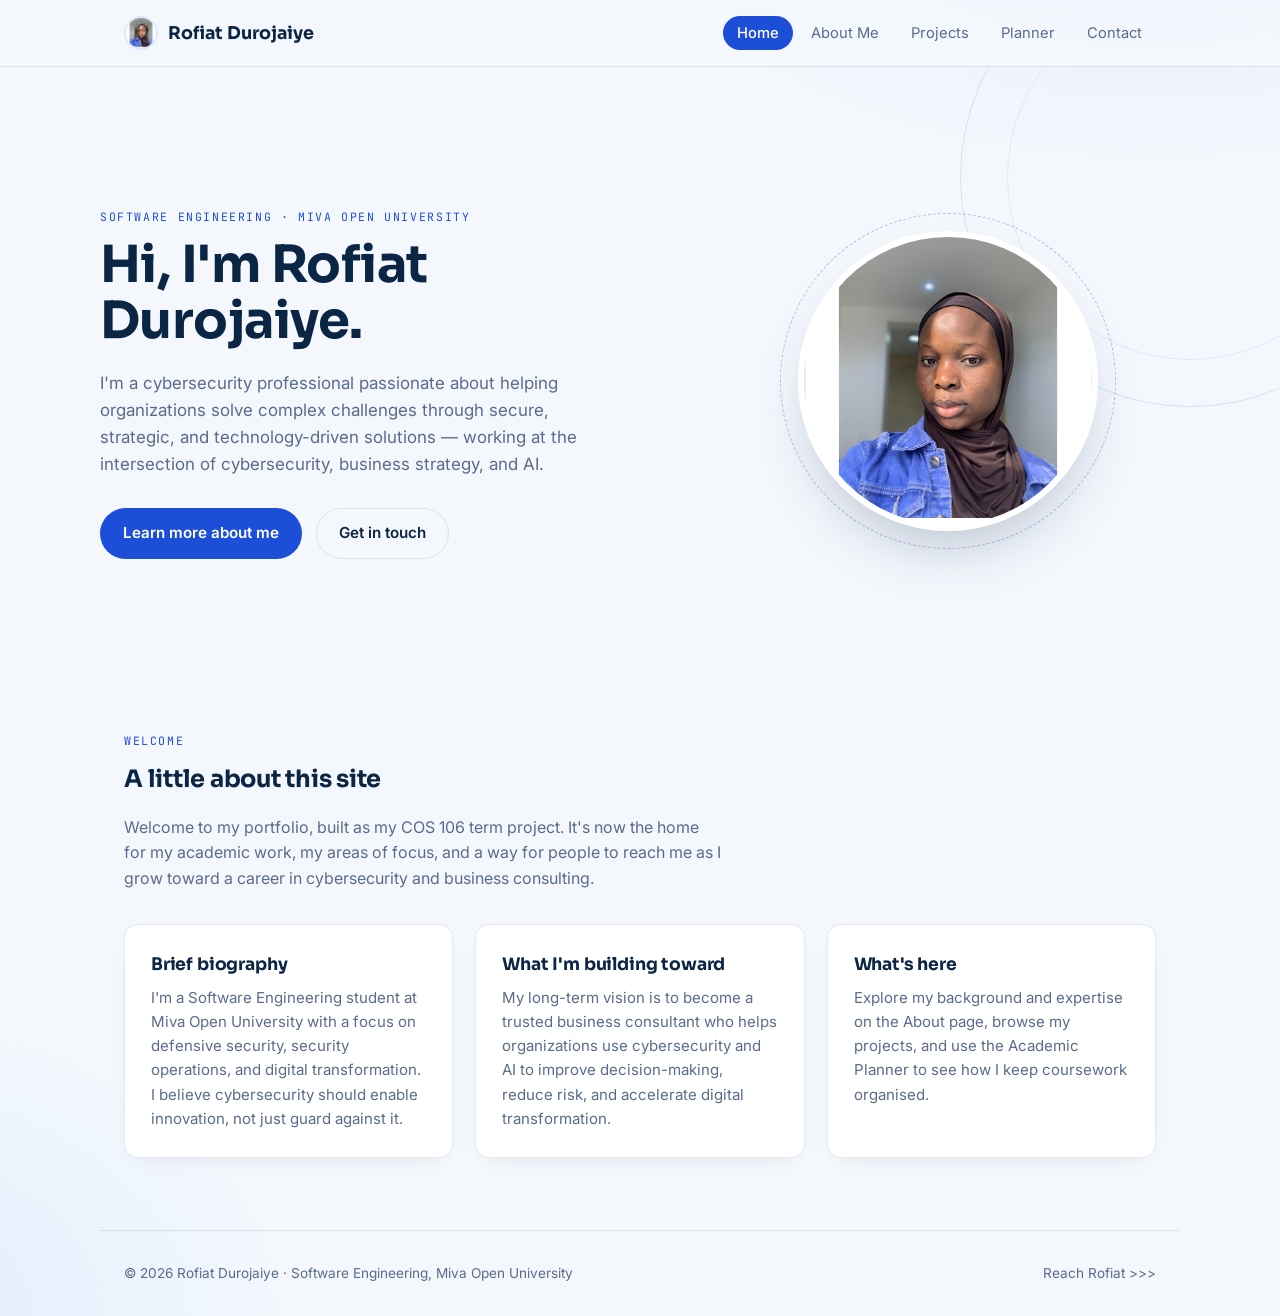
<file: index.html>
<!DOCTYPE html>
<html lang="en">
<head>
  <meta charset="UTF-8">
  <meta name="viewport" content="width=device-width, initial-scale=1.0">
  <title>Rofiat Durojaiye — Cybersecurity &amp; Business Strategy Portfolio</title>
  <meta name="description" content="Academic portfolio of Rofiat Durojaiye, Software Engineering student at Miva Open University, focused on Cybersecurity, Business Strategy, and AI.">
  <link rel="stylesheet" href="style.css">
</head>
<body>

  <header class="site-header">
    <nav class="nav">
      <a href="index.html" class="nav-brand"><img src="rofiat.png" alt="" class="avatar">Rofiat Durojaiye</a>
      <button class="nav-toggle" aria-label="Toggle menu" aria-expanded="false">☰</button>
      <ul class="nav-links">
        <li><a href="index.html" class="active">Home</a></li>
        <li><a href="about.html">About Me</a></li>
        <li><a href="projects.html">Projects</a></li>
        <li><a href="planner.html">Planner</a></li>
        <li><a href="contact.html">Contact</a></li>
      </ul>
    </nav>
  </header>

  <main>
    <section class="page-hero">
      <div class="arc-motif"></div>
      <div class="wrap home-hero">
        <div class="home-hero-copy">
          <span class="eyebrow-line">Software Engineering · Miva Open University</span>
          <h1>Hi, I'm Rofiat Durojaiye.</h1>
          <p class="lede">
            I'm a cybersecurity professional passionate about helping organizations solve
            complex challenges through secure, strategic, and technology-driven solutions —
            working at the intersection of cybersecurity, business strategy, and AI.
          </p>
          <div class="cta-row">
            <a href="about.html" class="btn btn-primary">Learn more about me</a>
            <a href="contact.html" class="btn btn-ghost">Get in touch</a>
          </div>
        </div>
        <div class="hero-portrait">
          <div class="ring"></div>
          <div class="frame">
            <img src="rofiat.png" alt="Portrait of Rofiat Durojaiye">
          </div>
        </div>
      </div>
    </section>

    <section class="section-tight">
      <div class="wrap">
        <div class="section-head">
          <span class="eyebrow">Welcome</span>
          <h2>A little about this site</h2>
          <p>
            Welcome to my portfolio, built as my COS 106 term project. It's now the home for
            my academic work, my areas of focus, and a way for people to reach me as I grow
            toward a career in cybersecurity and business consulting.
          </p>
        </div>

        <div class="grid grid-3">
          <div class="card">
            <h3>Brief biography</h3>
            <p>
              I'm a Software Engineering student at Miva Open University with a focus on
              defensive security, security operations, and digital transformation. I believe
              cybersecurity should enable innovation, not just guard against it.
            </p>
          </div>
          <div class="card">
            <h3>What I'm building toward</h3>
            <p>
              My long-term vision is to become a trusted business consultant who helps
              organizations use cybersecurity and AI to improve decision-making, reduce risk,
              and accelerate digital transformation.
            </p>
          </div>
          <div class="card">
            <h3>What's here</h3>
            <p>
              Explore my background and expertise on the About page, browse my projects, and
              use the Academic Planner to see how I keep coursework organised.
            </p>
          </div>
        </div>
      </div>
    </section>
  </main>

  <footer class="site-footer">
    <span>© 2026 Rofiat Durojaiye · Software Engineering, Miva Open University</span>
    <span><a href="contact.html">Reach Rofiat >>> </a></span>
  </footer>

  <script src="main.js"></script>
</body>
</html>
</file>
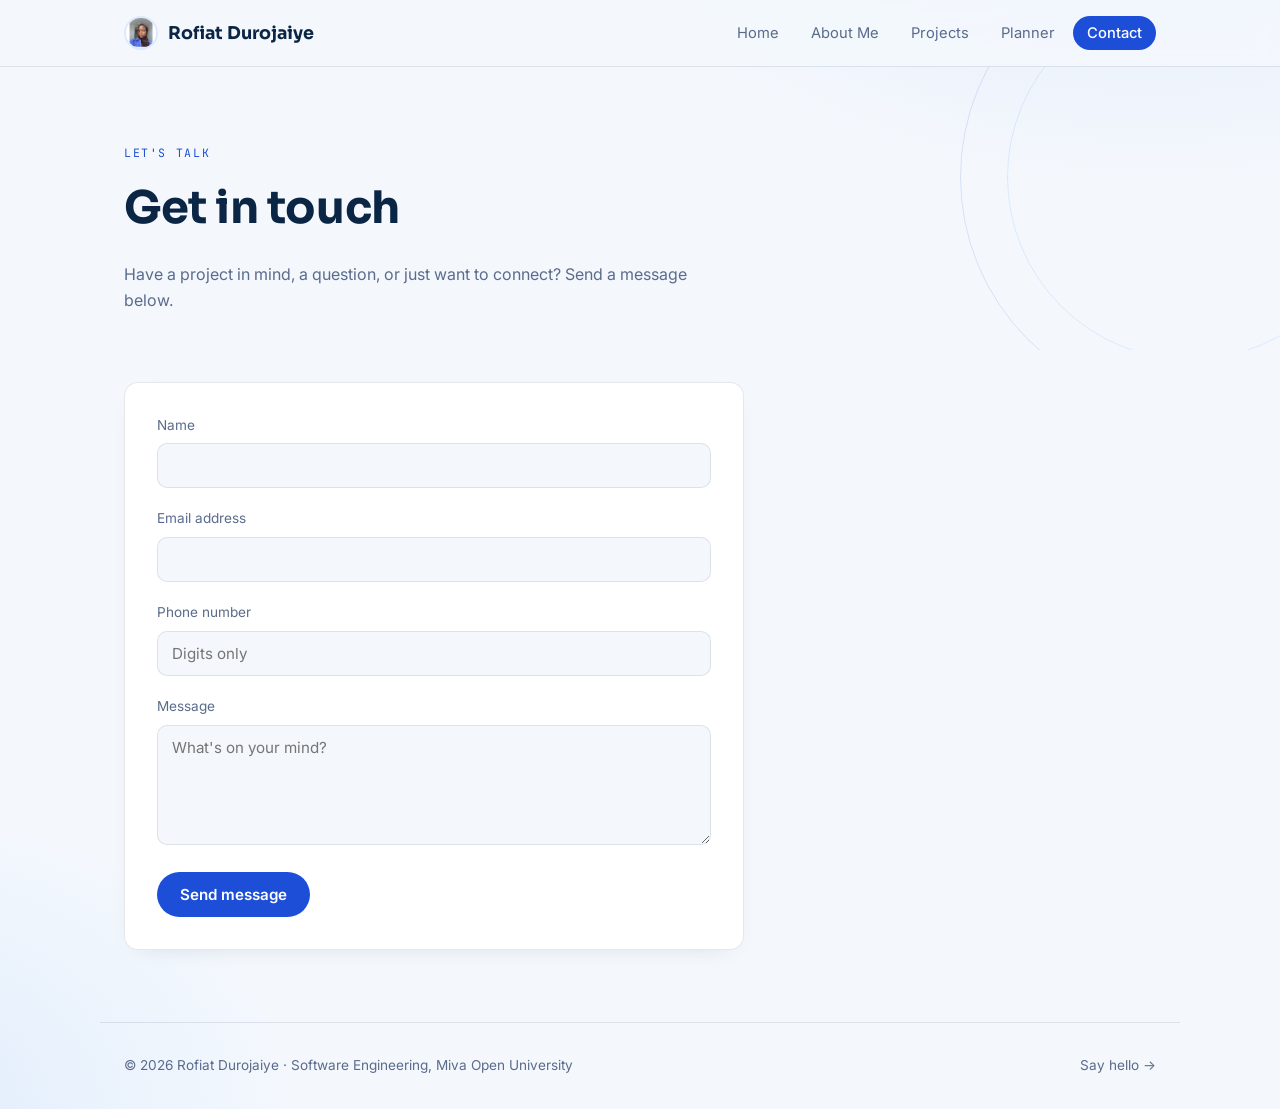
<file: contact.html>
<!DOCTYPE html>
<html lang="en">
<head>
  <meta charset="UTF-8">
  <meta name="viewport" content="width=device-width, initial-scale=1.0">
  <title>Contact — Rofiat Durojaiye</title>
  <link rel="stylesheet" href="style.css">
</head>
<body>

  <header class="site-header">
    <nav class="nav">
      <a href="index.html" class="nav-brand"><img src="rofiat.png" alt="" class="avatar">Rofiat Durojaiye</a>
      <button class="nav-toggle" aria-label="Toggle menu" aria-expanded="false">☰</button>
      <ul class="nav-links">
        <li><a href="index.html">Home</a></li>
        <li><a href="about.html">About Me</a></li>
        <li><a href="projects.html">Projects</a></li>
        <li><a href="planner.html">Planner</a></li>
        <li><a href="contact.html" class="active">Contact</a></li>
      </ul>
    </nav>
  </header>

  <main>
    <section class="page-hero" style="padding-bottom: 20px;">
      <div class="arc-motif"></div>
      <div class="wrap">
        <span class="eyebrow-line">Let's talk</span>
        <h1 style="font-size: clamp(2rem, 4vw, 2.8rem);">Get in touch</h1>
        <p style="color: var(--text-muted); max-width: 60ch;">
          Have a project in mind, a question, or just want to connect? Send a message below.
        </p>
      </div>
    </section>

    <section class="section-tight">
      <div class="wrap">
        <form id="contact-form" class="form-card" novalidate>

          <div class="field">
            <label for="name">Name</label>
            <input type="text" id="name" name="name">
            <span class="error" id="name-error"></span>
          </div>

          <div class="field">
            <label for="email">Email address</label>
            <input type="email" id="email" name="email">
            <span class="error" id="email-error"></span>
          </div>

          <div class="field">
            <label for="phone">Phone number</label>
            <input type="tel" id="phone" name="phone" placeholder="Digits only">
            <span class="error" id="phone-error"></span>
          </div>

          <div class="field">
            <label for="message">Message</label>
            <textarea id="message" name="message" placeholder="What's on your mind?"></textarea>
            <span class="error" id="message-error"></span>
          </div>

          <button type="submit" class="btn btn-primary">Send message</button>

          <div class="form-status" id="form-status"></div>
        </form>
      </div>
    </section>
  </main>

  <footer class="site-footer">
    <span>© 2026 Rofiat Durojaiye · Software Engineering, Miva Open University</span>
    <span><a href="contact.html">Say hello →</a></span>
  </footer>

  <script src="main.js"></script>
  <script src="contact.js"></script>
</body>
</html>
</file>
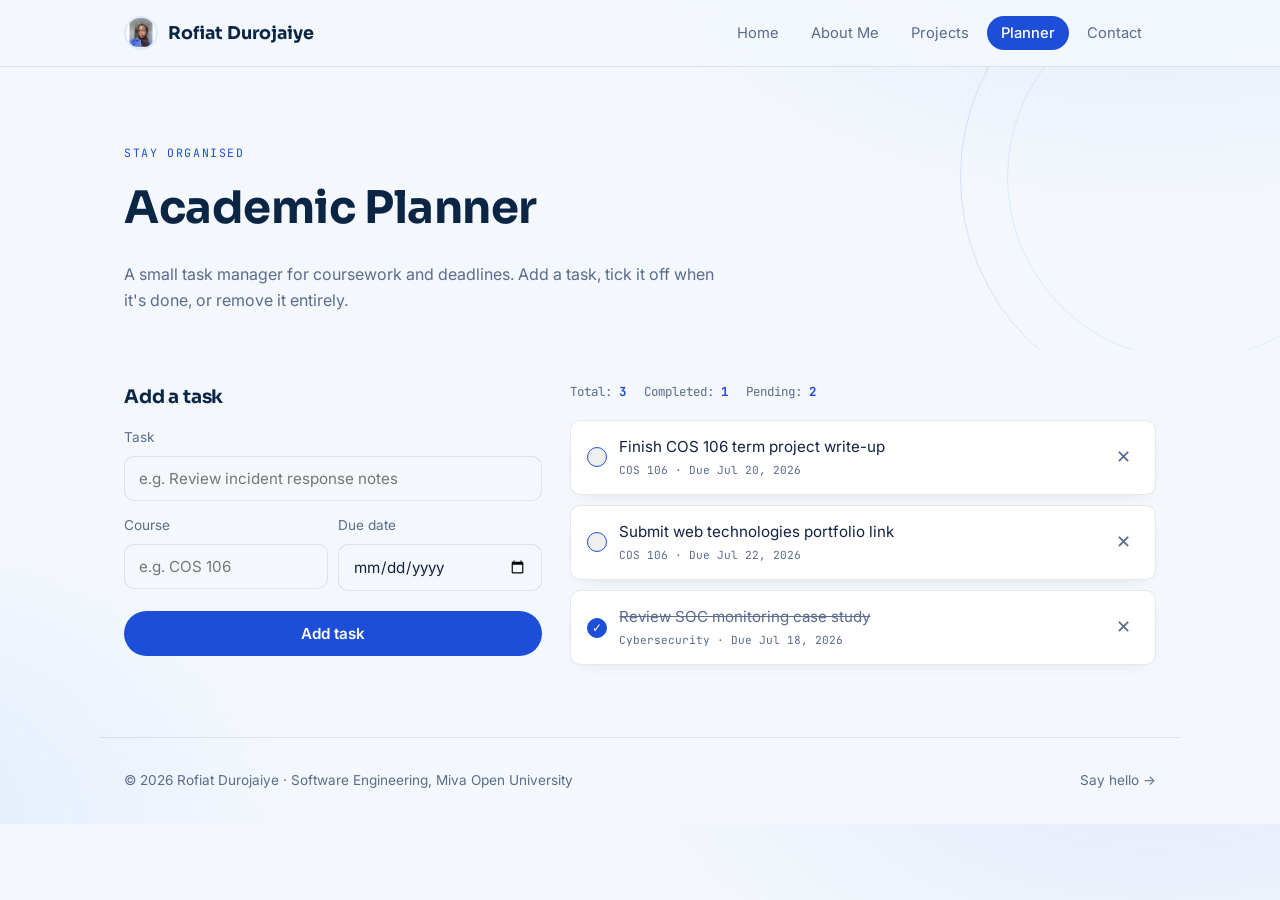
<file: planner.html>
<!DOCTYPE html>
<html lang="en">
<head>
  <meta charset="UTF-8">
  <meta name="viewport" content="width=device-width, initial-scale=1.0">
  <title>Academic Planner — Rofiat Durojaiye</title>
  <link rel="stylesheet" href="style.css">
</head>
<body>

  <header class="site-header">
    <nav class="nav">
      <a href="index.html" class="nav-brand"><img src="rofiat.png" alt="" class="avatar">Rofiat Durojaiye</a>
      <button class="nav-toggle" aria-label="Toggle menu" aria-expanded="false">☰</button>
      <ul class="nav-links">
        <li><a href="index.html">Home</a></li>
        <li><a href="about.html">About Me</a></li>
        <li><a href="projects.html">Projects</a></li>
        <li><a href="planner.html" class="active">Planner</a></li>
        <li><a href="contact.html">Contact</a></li>
      </ul>
    </nav>
  </header>

  <main>
    <section class="page-hero" style="padding-bottom: 20px;">
      <div class="arc-motif"></div>
      <div class="wrap">
        <span class="eyebrow-line">Stay organised</span>
        <h1 style="font-size: clamp(2rem, 4vw, 2.8rem);">Academic Planner</h1>
        <p style="color: var(--text-muted); max-width: 60ch;">
          A small task manager for coursework and deadlines. Add a task, tick it off when it's
          done, or remove it entirely.
        </p>
      </div>
    </section>

    <section class="section-tight">
      <div class="wrap planner-shell">

        <div>
          <h3 style="margin-bottom: 16px;">Add a task</h3>
          <form id="task-form" class="planner-form">
            <div class="field" style="margin-bottom:0;">
              <label for="task-title">Task</label>
              <input type="text" id="task-title" placeholder="e.g. Review incident response notes" required>
            </div>
            <div class="row">
              <div class="field" style="margin-bottom:0; flex:1;">
                <label for="task-course">Course</label>
                <input type="text" id="task-course" placeholder="e.g. COS 106">
              </div>
              <div class="field" style="margin-bottom:0; flex:1;">
                <label for="task-due">Due date</label>
                <input type="date" id="task-due">
              </div>
            </div>
            <button type="submit" class="btn btn-primary" style="justify-content:center; margin-top:6px;">Add task</button>
          </form>
        </div>

        <div>
          <div class="planner-stats">
            <span>Total: <strong id="stat-total">0</strong></span>
            <span>Completed: <strong id="stat-done">0</strong></span>
            <span>Pending: <strong id="stat-pending">0</strong></span>
          </div>
          <ul class="task-list" id="task-list"></ul>
          <div class="empty-state" id="empty-state" style="display:none;">
            No tasks yet — add your first one to get started.
          </div>
        </div>

      </div>
    </section>
  </main>

  <footer class="site-footer">
    <span>© 2026 Rofiat Durojaiye · Software Engineering, Miva Open University</span>
    <span><a href="contact.html">Say hello →</a></span>
  </footer>

  <script src="main.js"></script>
  <script src="planner.js"></script>
</body>
</html>
</file>
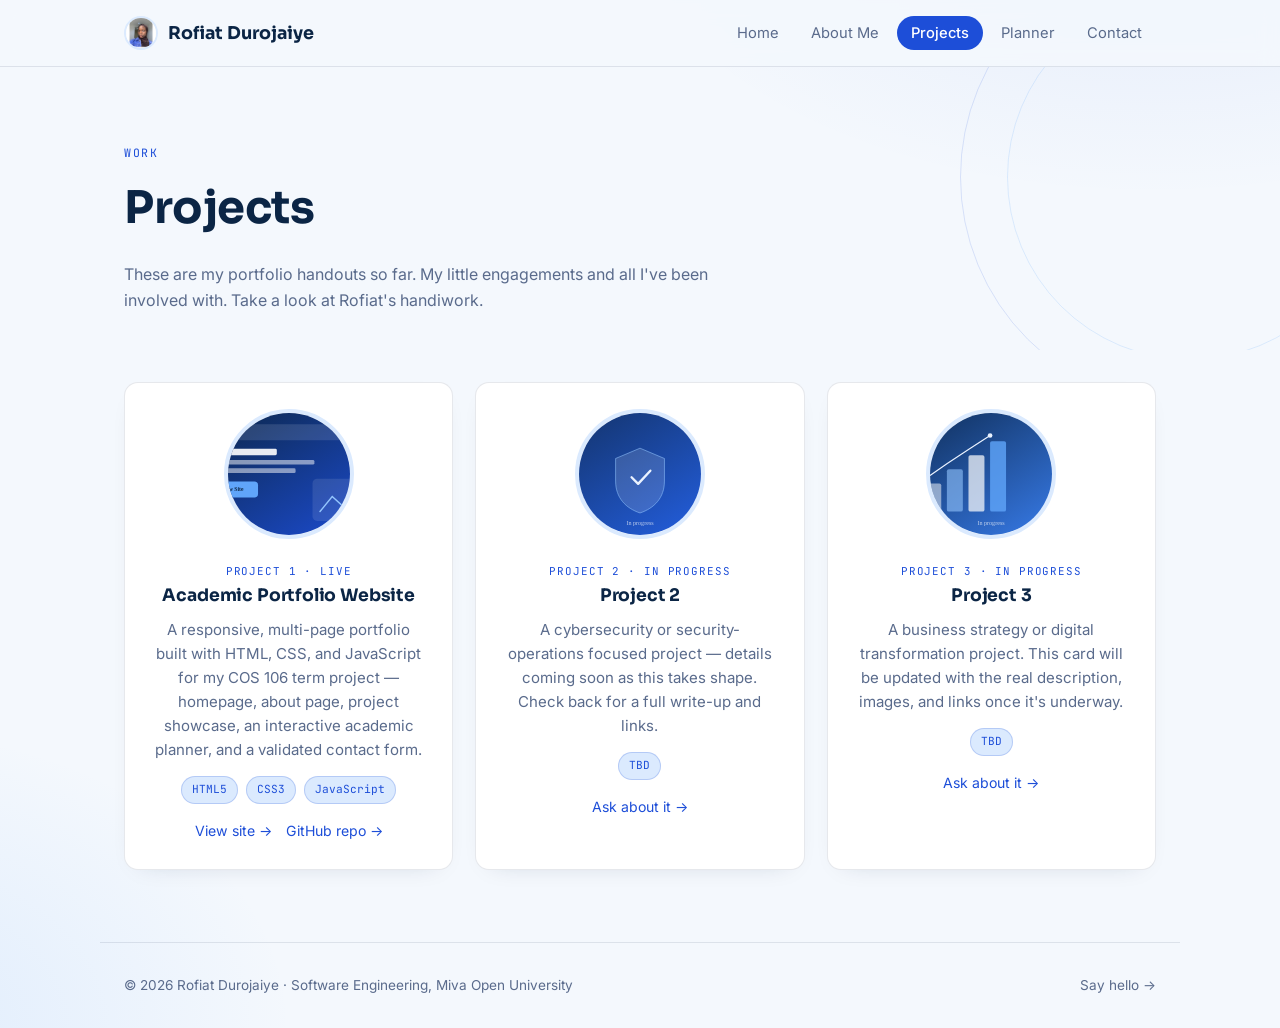
<file: projects.html>
<!DOCTYPE html>
<html lang="en">
<head>
  <meta charset="UTF-8">
  <meta name="viewport" content="width=device-width, initial-scale=1.0">
  <title>Projects — Rofiat Durojaiye</title>
  <link rel="stylesheet" href="style.css">
</head>
<body>

  <header class="site-header">
    <nav class="nav">
      <a href="index.html" class="nav-brand"><img src="rofiat.png" alt="" class="avatar">Rofiat Durojaiye</a>
      <button class="nav-toggle" aria-label="Toggle menu" aria-expanded="false">☰</button>
      <ul class="nav-links">
        <li><a href="index.html">Home</a></li>
        <li><a href="about.html">About Me</a></li>
        <li><a href="projects.html" class="active">Projects</a></li>
        <li><a href="planner.html">Planner</a></li>
        <li><a href="contact.html">Contact</a></li>
      </ul>
    </nav>
  </header>

  <main>
    <section class="page-hero" style="padding-bottom: 20px;">
      <div class="arc-motif"></div>
      <div class="wrap">
        <span class="eyebrow-line">Work</span>
        <h1 style="font-size: clamp(2rem, 4vw, 2.8rem);">Projects</h1>
        <p style="color: var(--text-muted); max-width: 60ch;">
          These are my portfolio handouts so far. My little engagements and all I've been involved with. Take a look at Rofiat's handiwork.
        </p>
      </div>
    </section>

    <section class="section-tight">
      <div class="wrap grid grid-3">

        <article class="card project-card">
          <div class="thumb"><img src="project1.svg" alt="Preview graphic for the student portfolio website project"></div>
          <span class="status">Project 1 · Live</span>
          <h3>Academic Portfolio Website</h3>
          <p>
            A responsive, multi-page portfolio built with HTML, CSS, and JavaScript for my
            COS 106 term project — homepage, about page, project showcase, an interactive
            academic planner, and a validated contact form.
          </p>
          <div class="tag-row" style="justify-content:center;">
            <span class="tag">HTML5</span>
            <span class="tag">CSS3</span>
            <span class="tag">JavaScript</span>
          </div>
          <div class="links">
            <a href="index.html">View site →</a>
            <a href="https://github.com/" target="_blank" rel="noopener">GitHub repo →</a>
          </div>
        </article>

        <article class="card project-card">
          <div class="thumb"><img src="project2.svg" alt="Placeholder graphic for project two"></div>
          <span class="status">Project 2 · In progress</span>
          <h3>Project 2</h3>
          <p>
            A cybersecurity or security-operations focused project — details coming soon as
            this takes shape. Check back for a full write-up and links.
          </p>
          <div class="tag-row" style="justify-content:center;">
            <span class="tag">TBD</span>
          </div>
          <div class="links">
            <a href="contact.html">Ask about it →</a>
          </div>
        </article>

        <article class="card project-card">
          <div class="thumb"><img src="project3.svg" alt="Placeholder graphic for project three"></div>
          <span class="status">Project 3 · In progress</span>
          <h3>Project 3</h3>
          <p>
            A business strategy or digital transformation project. This card will be updated
            with the real description, images, and links once it's underway.
          </p>
          <div class="tag-row" style="justify-content:center;">
            <span class="tag">TBD</span>
          </div>
          <div class="links">
            <a href="contact.html">Ask about it →</a>
          </div>
        </article>

      </div>
    </section>
  </main>

  <footer class="site-footer">
    <span>© 2026 Rofiat Durojaiye · Software Engineering, Miva Open University</span>
    <span><a href="contact.html">Say hello →</a></span>
  </footer>

  <script src="main.js"></script>
</body>
</html>
</file>
<file: style.css>
/* ============================================
   Rofiat Durojaiye — Academic Portfolio
   Design tokens
   ============================================ */
@import url('https://fonts.googleapis.com/css2?family=Sora:wght@400;600;700&family=Inter:wght@400;500;600&family=JetBrains+Mono:wght@400;500&display=swap');

:root {
  --bg: #f4f8fd;
  --bg-deep: #eaf1fb;
  --white: #ffffff;
  --navy: #0b2545;
  --blue: #1d4ed8;
  --blue-soft: #60a5fa;
  --blue-pale: #dbeafe;
  --surface: #ffffff;
  --border: rgba(11, 37, 69, 0.1);
  --text: #10223f;
  --text-muted: #5a6b8c;
  --radius: 14px;
  --max-width: 1080px;
  --font-display: 'Sora', 'Segoe UI', sans-serif;
  --font-body: 'Inter', -apple-system, sans-serif;
  --font-mono: 'JetBrains Mono', monospace;
}

* { box-sizing: border-box; }
html { scroll-behavior: smooth; }

body {
  margin: 0;
  background: var(--bg);
  background-image:
    radial-gradient(ellipse 900px 500px at 90% -10%, rgba(29, 78, 216, 0.08), transparent 60%),
    radial-gradient(ellipse 700px 500px at -10% 100%, rgba(96, 165, 250, 0.14), transparent 60%);
  color: var(--text);
  font-family: var(--font-body);
  line-height: 1.6;
  -webkit-font-smoothing: antialiased;
}

img { max-width: 100%; display: block; }
a { color: var(--blue); text-decoration: none; }

.wrap { max-width: var(--max-width); margin: 0 auto; padding: 0 24px; }

h1, h2, h3 {
  font-family: var(--font-display);
  font-weight: 700;
  margin: 0 0 0.4em;
  letter-spacing: -0.01em;
  color: var(--navy);
}

.eyebrow, .eyebrow-line {
  font-family: var(--font-mono);
  font-size: 0.72rem;
  letter-spacing: 0.14em;
  text-transform: uppercase;
  color: var(--blue);
  display: inline-block;
  margin-bottom: 0.9em;
}

@media (prefers-reduced-motion: reduce) {
  * { animation-duration: 0.01ms !important; transition-duration: 0.01ms !important; }
}

/* ============================================
   Header / Navigation
   ============================================ */
.site-header {
  position: sticky;
  top: 0;
  z-index: 50;
  background: rgba(244, 248, 253, 0.86);
  backdrop-filter: blur(10px);
  border-bottom: 1px solid var(--border);
}

.nav {
  display: flex;
  align-items: center;
  justify-content: space-between;
  padding: 16px 24px;
  max-width: var(--max-width);
  margin: 0 auto;
}

.nav-brand {
  font-family: var(--font-display);
  font-size: 1.1rem;
  font-weight: 700;
  color: var(--navy);
  display: flex;
  align-items: center;
  gap: 10px;
}

.nav-brand .avatar {
  width: 34px;
  height: 34px;
  border-radius: 50%;
  object-fit: cover;
  border: 2px solid var(--blue-pale);
}

.nav-links {
  list-style: none;
  display: flex;
  gap: 4px;
  margin: 0;
  padding: 0;
}

.nav-links a {
  color: var(--text-muted);
  font-size: 0.92rem;
  padding: 8px 14px;
  border-radius: 999px;
  transition: color 0.2s ease, background 0.2s ease;
}

.nav-links a:hover { color: var(--navy); background: var(--blue-pale); }

.nav-links a.active {
  color: var(--white);
  background: var(--blue);
  font-weight: 500;
}

.nav-toggle {
  display: none;
  background: none;
  border: 1px solid var(--border);
  border-radius: 8px;
  color: var(--navy);
  padding: 8px 10px;
  font-size: 1rem;
  cursor: pointer;
}

@media (max-width: 760px) {
  .nav-toggle { display: block; }
  .nav-links {
    position: absolute;
    top: 100%;
    left: 0;
    right: 0;
    flex-direction: column;
    background: var(--white);
    border-bottom: 1px solid var(--border);
    padding: 10px 24px 18px;
    display: none;
  }
  .nav-links.open { display: flex; }
  .nav-links a { padding: 10px 8px; }
}

/* ============================================
   Hero / arc motif
   ============================================ */
.arc-motif {
  position: absolute;
  pointer-events: none;
  z-index: 0;
}

.page-hero {
  position: relative;
  overflow: hidden;
  padding: 72px 0 56px;
}

.page-hero .wrap { position: relative; z-index: 1; }

.page-hero .arc-motif {
  top: -120px;
  right: -140px;
  width: 460px;
  height: 460px;
  border: 1px solid rgba(29, 78, 216, 0.14);
  border-radius: 50%;
}

.page-hero .arc-motif::after {
  content: '';
  position: absolute;
  inset: 46px;
  border: 1px solid rgba(96, 165, 250, 0.18);
  border-radius: 50%;
}

/* ============================================
   Home hero
   ============================================ */
.home-hero {
  display: grid;
  grid-template-columns: 1.1fr 0.9fr;
  gap: 48px;
  align-items: center;
  padding: 64px 0 80px;
}

@media (max-width: 820px) {
  .home-hero { grid-template-columns: 1fr; padding: 40px 0 56px; text-align: center; }
  .home-hero .cta-row { justify-content: center; }
}

.home-hero h1 {
  font-size: clamp(2.2rem, 5vw, 3.2rem);
  line-height: 1.1;
}

.home-hero .lede {
  color: var(--text-muted);
  font-size: 1.06rem;
  max-width: 48ch;
  margin: 18px 0 30px;
}

.cta-row { display: flex; gap: 14px; flex-wrap: wrap; }

.btn {
  display: inline-flex;
  align-items: center;
  gap: 8px;
  padding: 12px 22px;
  border-radius: 999px;
  font-family: var(--font-body);
  font-weight: 600;
  font-size: 0.95rem;
  cursor: pointer;
  border: 1px solid transparent;
  transition: transform 0.2s ease, background 0.2s ease, border-color 0.2s ease;
}

.btn-primary { background: var(--blue); color: var(--white); }
.btn-primary:hover { transform: translateY(-2px); background: #1743b8; }

.btn-ghost { background: transparent; color: var(--navy); border-color: var(--border); }
.btn-ghost:hover { border-color: var(--blue); color: var(--blue); }

.hero-portrait { position: relative; justify-self: center; }

.hero-portrait .frame {
  position: relative;
  width: min(300px, 70vw);
  aspect-ratio: 1 / 1;
  border-radius: 50%;
  overflow: hidden;
  border: 6px solid var(--white);
  box-shadow: 0 30px 60px -20px rgba(11, 37, 69, 0.28);
  animation: rise 0.8s ease both;
}

.hero-portrait .frame img { width: 100%; height: 100%; object-fit: cover; }

.hero-portrait .ring {
  position: absolute;
  inset: -18px;
  border: 1px dashed rgba(29, 78, 216, 0.35);
  border-radius: 50%;
  z-index: -1;
}

@keyframes rise {
  from { opacity: 0; transform: translateY(18px); }
  to { opacity: 1; transform: translateY(0); }
}

/* ============================================
   Section shells
   ============================================ */
section { padding: 56px 0; }
.section-tight { padding: 32px 0; }
.section-head { margin-bottom: 32px; max-width: 60ch; }
.section-head p { color: var(--text-muted); }

.grid { display: grid; gap: 22px; }
.grid-3 { grid-template-columns: repeat(3, 1fr); }
.grid-2 { grid-template-columns: repeat(2, 1fr); }

@media (max-width: 820px) {
  .grid-3, .grid-2 { grid-template-columns: 1fr; }
}

.card {
  background: var(--surface);
  border: 1px solid var(--border);
  border-radius: var(--radius);
  padding: 26px;
  box-shadow: 0 8px 24px -18px rgba(11, 37, 69, 0.25);
  transition: transform 0.25s ease, border-color 0.25s ease, box-shadow 0.25s ease;
}

.card:hover {
  transform: translateY(-4px);
  border-color: rgba(29, 78, 216, 0.3);
  box-shadow: 0 16px 32px -18px rgba(11, 37, 69, 0.3);
}

.card h3 { font-size: 1.08rem; margin-bottom: 8px; }
.card p { color: var(--text-muted); font-size: 0.94rem; margin: 0; }

.tag-row { display: flex; flex-wrap: wrap; gap: 8px; margin-top: 14px; }
.tag {
  font-family: var(--font-mono);
  font-size: 0.7rem;
  padding: 4px 10px;
  border-radius: 999px;
  background: var(--blue-pale);
  color: var(--blue);
  border: 1px solid rgba(29, 78, 216, 0.2);
}

/* ============================================
   Project cards — circular preview frame
   ============================================ */
.project-card { padding: 26px; text-align: center; }

.project-card .thumb {
  width: 130px;
  height: 130px;
  border-radius: 50%;
  overflow: hidden;
  margin: 0 auto 18px;
  border: 4px solid var(--blue-pale);
}
.project-card .thumb img { width: 100%; height: 100%; object-fit: cover; }

.project-card .status {
  font-family: var(--font-mono);
  font-size: 0.68rem;
  text-transform: uppercase;
  letter-spacing: 0.08em;
  color: var(--blue);
}
.project-card .links { margin-top: 16px; display: flex; gap: 14px; justify-content: center; font-size: 0.88rem; }

/* ============================================
   Tables
   ============================================ */
table {
  width: 100%;
  border-collapse: collapse;
  background: var(--surface);
  border: 1px solid var(--border);
  border-radius: var(--radius);
  overflow: hidden;
  box-shadow: 0 8px 24px -18px rgba(11, 37, 69, 0.25);
}

thead th {
  text-align: left;
  font-family: var(--font-mono);
  font-size: 0.72rem;
  text-transform: uppercase;
  letter-spacing: 0.08em;
  color: var(--blue);
  padding: 14px 18px;
  background: var(--blue-pale);
  border-bottom: 1px solid var(--border);
}

tbody td {
  padding: 14px 18px;
  border-bottom: 1px solid var(--border);
  color: var(--text-muted);
  font-size: 0.92rem;
}
tbody tr:last-child td { border-bottom: none; }

.skill-bar {
  height: 6px;
  border-radius: 999px;
  background: var(--blue-pale);
  overflow: hidden;
  width: 140px;
}
.skill-bar span { display: block; height: 100%; background: var(--blue); border-radius: 999px; }

/* ============================================
   Lists
   ============================================ */
.plain-list { list-style: none; padding: 0; margin: 0; display: grid; gap: 10px; }
.plain-list li { padding-left: 22px; position: relative; color: var(--text-muted); }
.plain-list li::before {
  content: '';
  position: absolute;
  left: 0;
  top: 0.55em;
  width: 7px;
  height: 7px;
  border-radius: 50%;
  background: var(--blue);
}

.value-grid { display: grid; grid-template-columns: repeat(3, 1fr); gap: 12px; }
@media (max-width: 640px) { .value-grid { grid-template-columns: repeat(2, 1fr); } }
.value-chip {
  background: var(--blue-pale);
  color: var(--navy);
  border-radius: 12px;
  padding: 14px 12px;
  text-align: center;
  font-size: 0.86rem;
  font-weight: 600;
}

/* ============================================
   Forms
   ============================================ */
.form-card {
  background: var(--surface);
  border: 1px solid var(--border);
  border-radius: var(--radius);
  padding: 32px;
  max-width: 620px;
  box-shadow: 0 8px 24px -18px rgba(11, 37, 69, 0.25);
}

.field { margin-bottom: 20px; }
.field label { display: block; font-size: 0.85rem; color: var(--text-muted); margin-bottom: 7px; }

.field input, .field textarea {
  width: 100%;
  padding: 12px 14px;
  border-radius: 10px;
  border: 1px solid var(--border);
  background: var(--bg);
  color: var(--text);
  font-family: var(--font-body);
  font-size: 0.95rem;
}

.field input:focus, .field textarea:focus { outline: 2px solid var(--blue-soft); outline-offset: 1px; }
.field textarea { resize: vertical; min-height: 120px; }

.field .error { color: #dc2626; font-size: 0.8rem; margin-top: 6px; display: none; }
.field.invalid input, .field.invalid textarea { border-color: #dc2626; }
.field.invalid .error { display: block; }

.form-status { margin-top: 18px; padding: 12px 16px; border-radius: 10px; font-size: 0.9rem; display: none; }
.form-status.show { display: block; animation: rise 0.4s ease both; }
.form-status.ok { background: var(--blue-pale); color: var(--navy); border: 1px solid rgba(29,78,216,0.25); }

/* ============================================
   Planner
   ============================================ */
.planner-shell { display: grid; grid-template-columns: 1fr 1.4fr; gap: 28px; }
@media (max-width: 820px) { .planner-shell { grid-template-columns: 1fr; } }

.planner-form { display: flex; flex-direction: column; gap: 14px; }
.planner-form .row { display: flex; gap: 10px; }
.planner-form input, .planner-form select {
  padding: 12px 14px;
  border-radius: 10px;
  border: 1px solid var(--border);
  background: var(--bg);
  color: var(--text);
  font-family: var(--font-body);
  flex: 1;
}

.task-list { list-style: none; margin: 0; padding: 0; display: grid; gap: 10px; }

.task-item {
  display: flex;
  align-items: center;
  gap: 12px;
  padding: 14px 16px;
  background: var(--surface);
  border: 1px solid var(--border);
  border-radius: 10px;
  box-shadow: 0 6px 18px -14px rgba(11, 37, 69, 0.3);
  animation: rise 0.3s ease both;
}

.task-item .task-check {
  width: 20px; height: 20px;
  border-radius: 50%;
  border: 1.5px solid var(--blue);
  cursor: pointer;
  flex-shrink: 0;
  display: flex; align-items: center; justify-content: center;
  transition: background 0.2s ease;
}
.task-item.done .task-check { background: var(--blue); border-color: var(--blue); }
.task-item.done .task-check::after { content: '✓'; font-size: 12px; color: #fff; }

.task-item .task-info { flex: 1; }
.task-item .task-title { font-size: 0.95rem; color: var(--text); }
.task-item.done .task-title { text-decoration: line-through; color: var(--text-muted); }
.task-item .task-meta { font-family: var(--font-mono); font-size: 0.7rem; color: var(--text-muted); margin-top: 3px; }

.task-item .task-delete {
  background: none;
  border: none;
  color: var(--text-muted);
  cursor: pointer;
  font-size: 1.1rem;
  padding: 4px 8px;
  border-radius: 6px;
  transition: color 0.2s ease, background 0.2s ease;
}
.task-item .task-delete:hover { color: #dc2626; background: rgba(220,38,38,0.08); }

.empty-state {
  text-align: center;
  padding: 40px 20px;
  color: var(--text-muted);
  font-size: 0.9rem;
  border: 1px dashed var(--border);
  border-radius: 12px;
}

.planner-stats {
  display: flex;
  gap: 18px;
  margin-bottom: 18px;
  font-family: var(--font-mono);
  font-size: 0.78rem;
  color: var(--text-muted);
}
.planner-stats strong { color: var(--blue); }

/* ============================================
   Media block
   ============================================ */
.media-block { border-radius: var(--radius); overflow: hidden; border: 1px solid var(--border); }
.media-block video { width: 100%; display: block; }
.media-caption { padding: 12px 16px; font-size: 0.82rem; color: var(--text-muted); background: var(--surface); }

/* ============================================
   Footer
   ============================================ */
.site-footer {
  border-top: 1px solid var(--border);
  padding: 32px 24px;
  margin-top: 40px;
  color: var(--text-muted);
  font-size: 0.85rem;
  display: flex;
  justify-content: space-between;
  flex-wrap: wrap;
  gap: 10px;
  max-width: var(--max-width);
  margin-left: auto;
  margin-right: auto;
}
.site-footer a { color: var(--text-muted); }
.site-footer a:hover { color: var(--blue); }
</file>
